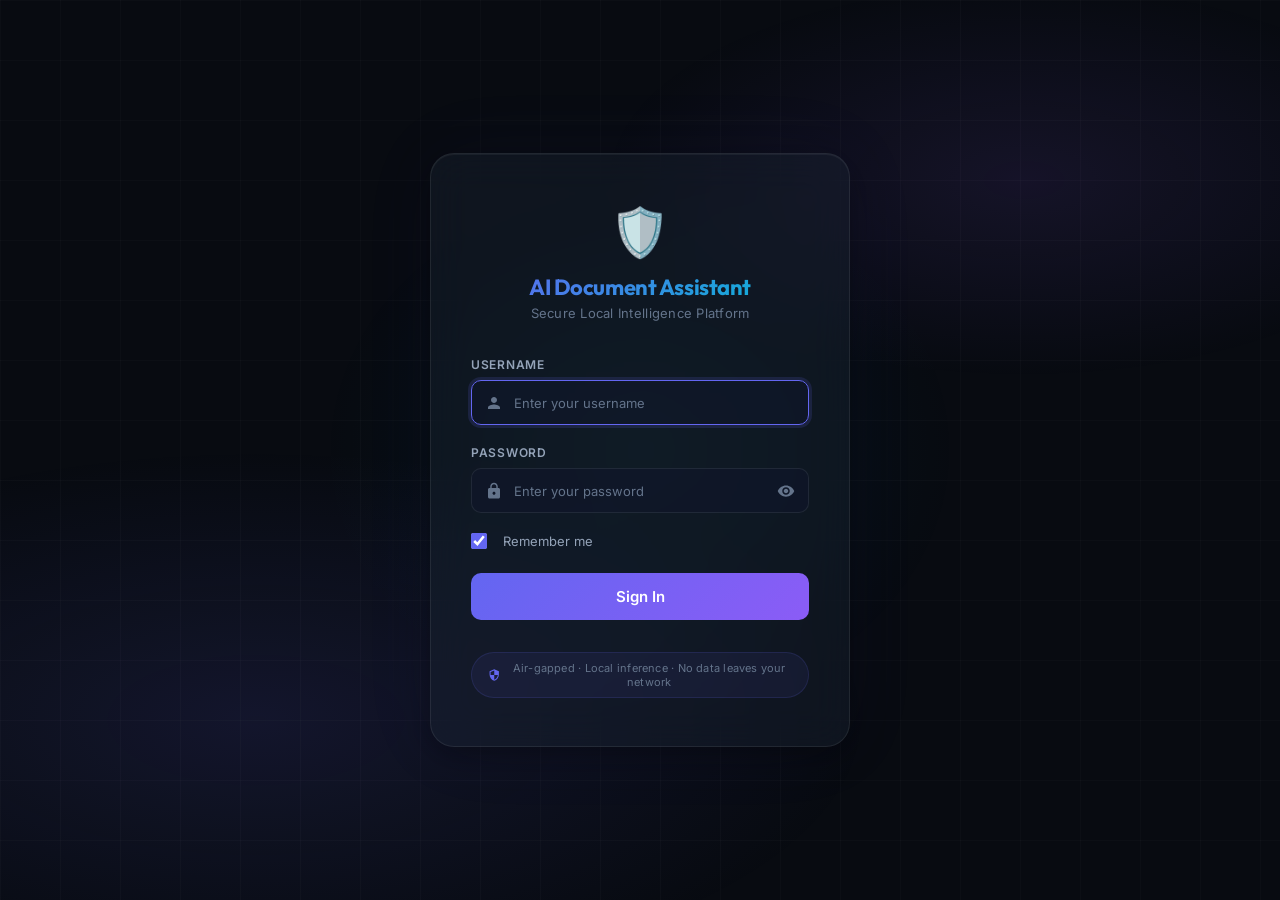
<file: static/login.html>
<!DOCTYPE html>
<html lang="en">

<head>
    <meta charset="UTF-8">
    <meta name="viewport" content="width=device-width, initial-scale=1.0">
    <title>Login — AI Document Assistant</title>
    <meta name="description" content="Secure login for the Air-Gapped Document Intelligence platform.">
    <link rel="preconnect" href="https://fonts.googleapis.com">
    <link rel="preconnect" href="https://fonts.gstatic.com" crossorigin>
    <link
        href="https://fonts.googleapis.com/css2?family=Inter:wght@300;400;500;600;700&family=Outfit:wght@400;500;600;700&display=swap"
        rel="stylesheet">
    <link rel="stylesheet" href="login.css">
</head>

<body>
    <!-- Animated background -->
    <div class="bg-gradient-layer"></div>
    <div class="bg-grid-layer"></div>

    <div class="login-page">
        <div class="login-card">
            <div class="login-brand">
                <div class="brand-shield">🛡️</div>
                <h1>AI Document Assistant</h1>
                <p class="brand-subtitle">Secure Local Intelligence Platform</p>
            </div>

            <form id="loginForm" autocomplete="on">
                <div class="form-group" id="usernameGroup">
                    <label for="loginUsername">Username</label>
                    <div class="input-wrapper">
                        <svg class="input-icon" viewBox="0 0 24 24" width="18" height="18">
                            <path fill="currentColor"
                                d="M12 12c2.21 0 4-1.79 4-4s-1.79-4-4-4-4 1.79-4 4 1.79 4 4 4zm0 2c-2.67 0-8 1.34-8 4v2h16v-2c0-2.66-5.33-4-8-4z" />
                        </svg>
                        <input type="text" id="loginUsername" name="username" placeholder="Enter your username"
                            autocomplete="username" required>
                    </div>
                </div>

                <div class="form-group" id="passwordGroup">
                    <label for="loginPassword">Password</label>
                    <div class="input-wrapper">
                        <svg class="input-icon" viewBox="0 0 24 24" width="18" height="18">
                            <path fill="currentColor"
                                d="M18 8h-1V6c0-2.76-2.24-5-5-5S7 3.24 7 6v2H6c-1.1 0-2 .9-2 2v10c0 1.1.9 2 2 2h12c1.1 0 2-.9 2-2V10c0-1.1-.9-2-2-2zm-6 9c-1.1 0-2-.9-2-2s.9-2 2-2 2 .9 2 2-.9 2-2 2zm3.1-9H8.9V6c0-1.71 1.39-3.1 3.1-3.1 1.71 0 3.1 1.39 3.1 3.1v2z" />
                        </svg>
                        <input type="password" id="loginPassword" name="password" placeholder="Enter your password"
                            autocomplete="current-password" required>
                        <button type="button" class="toggle-password" id="togglePassword" tabindex="-1"
                            aria-label="Toggle password visibility">
                            <svg viewBox="0 0 24 24" width="18" height="18" class="eye-open">
                                <path fill="currentColor"
                                    d="M12 4.5C7 4.5 2.73 7.61 1 12c1.73 4.39 6 7.5 11 7.5s9.27-3.11 11-7.5c-1.73-4.39-6-7.5-11-7.5zM12 17c-2.76 0-5-2.24-5-5s2.24-5 5-5 5 2.24 5 5-2.24 5-5 5zm0-8c-1.66 0-3 1.34-3 3s1.34 3 3 3 3-1.34 3-3-1.34-3-3-3z" />
                            </svg>
                            <svg viewBox="0 0 24 24" width="18" height="18" class="eye-closed" style="display:none;">
                                <path fill="currentColor"
                                    d="M12 7c2.76 0 5 2.24 5 5 0 .65-.13 1.26-.36 1.83l2.92 2.92c1.51-1.26 2.7-2.89 3.43-4.75-1.73-4.39-6-7.5-11-7.5-1.4 0-2.74.25-3.98.7l2.16 2.16C10.74 7.13 11.35 7 12 7zM2 4.27l2.28 2.28.46.46C3.08 8.3 1.78 10.02 1 12c1.73 4.39 6 7.5 11 7.5 1.55 0 3.03-.3 4.38-.84l.42.42L19.73 22 21 20.73 3.27 3 2 4.27zM7.53 9.8l1.55 1.55c-.05.21-.08.43-.08.65 0 1.66 1.34 3 3 3 .22 0 .44-.03.65-.08l1.55 1.55c-.67.33-1.41.53-2.2.53-2.76 0-5-2.24-5-5 0-.79.2-1.53.53-2.2zm4.31-.78l3.15 3.15.02-.16c0-1.66-1.34-3-3-3l-.17.01z" />
                            </svg>
                        </button>
                    </div>
                </div>

                <div class="form-options">
                    <label class="remember-me">
                        <input type="checkbox" id="rememberMe" checked>
                        <span class="checkmark"></span>
                        <span>Remember me</span>
                    </label>
                </div>

                <div class="error-banner" id="loginError" style="display: none;">
                    <svg viewBox="0 0 24 24" width="16" height="16">
                        <path fill="currentColor" d="M12 2C6.48 2 2 6.48 2 12s4.48 10 10 10 10-4.48 10-10S17.52 2 12 2zm-2 15l-5-5 1.41-1.41L10 14.17l7.59-7.59L19 8l-9 9z"/>
                    </svg>
                    <span id="loginErrorText">Invalid credentials</span>
                </div>

                <button type="submit" class="btn-login" id="loginBtn">
                    <span class="btn-text">Sign In</span>
                    <div class="btn-spinner" style="display: none;">
                        <span></span><span></span><span></span>
                    </div>
                </button>
            </form>

            <div class="login-footer">
                <div class="security-badge">
                    <svg viewBox="0 0 24 24" width="14" height="14">
                        <path fill="currentColor"
                            d="M12 1L3 5v6c0 5.55 3.84 10.74 9 12 5.16-1.26 9-6.45 9-12V5l-9-4zm0 10.99h7c-.53 4.12-3.28 7.79-7 8.94V12H5V6.3l7-3.11v8.8z" />
                    </svg>
                    <span>Air-gapped · Local inference · No data leaves your network</span>
                </div>
            </div>
        </div>
    </div>

    <script>
        document.addEventListener('DOMContentLoaded', () => {
            const form = document.getElementById('loginForm');
            const usernameInput = document.getElementById('loginUsername');
            const passwordInput = document.getElementById('loginPassword');
            const rememberMe = document.getElementById('rememberMe');
            const loginBtn = document.getElementById('loginBtn');
            const errorBanner = document.getElementById('loginError');
            const errorText = document.getElementById('loginErrorText');
            const togglePassword = document.getElementById('togglePassword');
            const eyeOpen = togglePassword.querySelector('.eye-open');
            const eyeClosed = togglePassword.querySelector('.eye-closed');

            // Check if already logged in
            const existingToken = localStorage.getItem('rag_token') || sessionStorage.getItem('rag_token');
            if (existingToken) {
                // Verify token is still valid
                fetch('/api/auth/me', {
                    headers: { 'Authorization': `Bearer ${existingToken}` }
                }).then(res => {
                    if (res.ok) window.location.href = '/index.html';
                }).catch(() => { });
            }

            // Toggle password visibility
            togglePassword.addEventListener('click', () => {
                const isPassword = passwordInput.type === 'password';
                passwordInput.type = isPassword ? 'text' : 'password';
                eyeOpen.style.display = isPassword ? 'none' : 'block';
                eyeClosed.style.display = isPassword ? 'block' : 'none';
            });

            // Login form submit
            form.addEventListener('submit', async (e) => {
                e.preventDefault();
                const username = usernameInput.value.trim();
                const password = passwordInput.value;

                if (!username || !password) return;

                // Show loading state
                loginBtn.querySelector('.btn-text').style.display = 'none';
                loginBtn.querySelector('.btn-spinner').style.display = 'flex';
                loginBtn.disabled = true;
                errorBanner.style.display = 'none';
                form.classList.remove('shake');

                try {
                    const res = await fetch('/api/auth/login', {
                        method: 'POST',
                        headers: { 'Content-Type': 'application/json' },
                        body: JSON.stringify({ username, password }),
                    });

                    if (!res.ok) {
                        const err = await res.json().catch(() => ({}));
                        throw new Error(err.detail || 'Login failed');
                    }

                    const data = await res.json();
                    const storage = rememberMe.checked ? localStorage : sessionStorage;
                    storage.setItem('rag_token', data.token);
                    storage.setItem('rag_user', JSON.stringify(data.user));

                    // Success animation before redirect
                    loginBtn.classList.add('success');
                    loginBtn.querySelector('.btn-text').textContent = '✓ Success';
                    loginBtn.querySelector('.btn-text').style.display = 'block';
                    loginBtn.querySelector('.btn-spinner').style.display = 'none';

                    setTimeout(() => {
                        window.location.href = '/index.html';
                    }, 500);

                } catch (err) {
                    errorText.textContent = err.message;
                    errorBanner.style.display = 'flex';
                    form.classList.add('shake');
                    setTimeout(() => form.classList.remove('shake'), 600);

                    loginBtn.querySelector('.btn-text').style.display = 'block';
                    loginBtn.querySelector('.btn-spinner').style.display = 'none';
                    loginBtn.disabled = false;
                    passwordInput.focus();
                    passwordInput.select();
                }
            });

            // Focus username on load
            usernameInput.focus();
        });
    </script>
</body>

</html>
</file>
<file: static/login.css>
/* ==========================================================================
   LOGIN PAGE STYLES
   ========================================================================== */

:root {
    --bg-base: #080b11;
    --bg-card: rgba(30, 41, 59, 0.35);
    --border-color: rgba(255, 255, 255, 0.08);
    --border-hover: rgba(255, 255, 255, 0.16);
    --border-focus: #6366f1;
    --accent-purple: #8b5cf6;
    --accent-indigo: #6366f1;
    --accent-blue: #3b82f6;
    --accent-cyan: #06b6d4;
    --accent-success: #10b981;
    --accent-error: #ef4444;
    --text-primary: #f8fafc;
    --text-secondary: #94a3b8;
    --text-muted: #64748b;
    --glass-blur: blur(20px);
    --glass-shadow: 0 8px 32px 0 rgba(0, 0, 0, 0.4);
    --border-radius-lg: 16px;
    --border-radius-md: 10px;
    --border-radius-sm: 6px;
    --transition-smooth: all 0.25s cubic-bezier(0.4, 0, 0.2, 1);
    --font-heading: 'Outfit', -apple-system, BlinkMacSystemFont, "Segoe UI", Roboto, sans-serif;
    --font-body: 'Inter', -apple-system, BlinkMacSystemFont, "Segoe UI", Roboto, sans-serif;
}

* { margin: 0; padding: 0; box-sizing: border-box; }

body {
    background-color: var(--bg-base);
    color: var(--text-primary);
    font-family: var(--font-body);
    -webkit-font-smoothing: antialiased;
    height: 100vh;
    overflow: hidden;
}

/* ── Animated background ────────────────────────────────────────────── */
.bg-gradient-layer {
    position: fixed;
    inset: 0;
    background:
        radial-gradient(ellipse 80% 50% at 20% 80%, rgba(99, 102, 241, 0.12) 0%, transparent 60%),
        radial-gradient(ellipse 60% 40% at 80% 20%, rgba(139, 92, 246, 0.10) 0%, transparent 55%),
        radial-gradient(ellipse 50% 60% at 50% 50%, rgba(6, 182, 212, 0.06) 0%, transparent 50%);
    animation: gradientShift 12s ease-in-out infinite alternate;
    z-index: 0;
}

@keyframes gradientShift {
    0%   { opacity: 0.7; transform: scale(1) rotate(0deg); }
    50%  { opacity: 1.0; transform: scale(1.05) rotate(1deg); }
    100% { opacity: 0.8; transform: scale(1) rotate(-1deg); }
}

.bg-grid-layer {
    position: fixed;
    inset: 0;
    background-image:
        linear-gradient(rgba(255, 255, 255, 0.02) 1px, transparent 1px),
        linear-gradient(90deg, rgba(255, 255, 255, 0.02) 1px, transparent 1px);
    background-size: 60px 60px;
    z-index: 0;
}

/* ── Login page container ──────────────────────────────────────────── */
.login-page {
    position: relative;
    z-index: 1;
    display: flex;
    align-items: center;
    justify-content: center;
    min-height: 100vh;
    padding: 20px;
}

/* ── Login card ────────────────────────────────────────────────────── */
.login-card {
    background: var(--bg-card);
    backdrop-filter: var(--glass-blur);
    -webkit-backdrop-filter: var(--glass-blur);
    border: 1px solid var(--border-color);
    border-radius: 24px;
    box-shadow:
        var(--glass-shadow),
        0 0 80px rgba(99, 102, 241, 0.06),
        inset 0 1px 0 rgba(255, 255, 255, 0.05);
    padding: 48px 40px;
    width: 100%;
    max-width: 420px;
    animation: cardEntry 0.6s cubic-bezier(0.16, 1, 0.3, 1) both;
}

@keyframes cardEntry {
    from { opacity: 0; transform: translateY(30px) scale(0.96); }
    to   { opacity: 1; transform: translateY(0) scale(1); }
}

/* ── Brand header ──────────────────────────────────────────────────── */
.login-brand {
    text-align: center;
    margin-bottom: 36px;
}

.brand-shield {
    font-size: 48px;
    margin-bottom: 12px;
    animation: shieldPulse 3s ease-in-out infinite;
}

@keyframes shieldPulse {
    0%, 100% { transform: scale(1); filter: drop-shadow(0 0 8px rgba(99, 102, 241, 0.3)); }
    50%      { transform: scale(1.06); filter: drop-shadow(0 0 16px rgba(99, 102, 241, 0.5)); }
}

.login-brand h1 {
    font-family: var(--font-heading);
    font-size: 22px;
    font-weight: 700;
    background: linear-gradient(135deg, var(--accent-indigo), var(--accent-cyan));
    -webkit-background-clip: text;
    -webkit-text-fill-color: transparent;
    background-clip: text;
    letter-spacing: -0.02em;
}

.brand-subtitle {
    color: var(--text-muted);
    font-size: 13px;
    margin-top: 4px;
    letter-spacing: 0.02em;
}

/* ── Form fields ───────────────────────────────────────────────────── */
.form-group {
    margin-bottom: 20px;
}

.form-group label {
    display: block;
    font-size: 12px;
    font-weight: 600;
    color: var(--text-secondary);
    text-transform: uppercase;
    letter-spacing: 0.06em;
    margin-bottom: 8px;
}

.input-wrapper {
    position: relative;
    display: flex;
    align-items: center;
}

.input-icon {
    position: absolute;
    left: 14px;
    color: var(--text-muted);
    pointer-events: none;
    transition: var(--transition-smooth);
}

.input-wrapper input {
    width: 100%;
    padding: 13px 14px 13px 42px;
    background: rgba(15, 23, 42, 0.6);
    border: 1px solid var(--border-color);
    border-radius: var(--border-radius-md);
    color: var(--text-primary);
    font-family: var(--font-body);
    font-size: 14px;
    outline: none;
    transition: var(--transition-smooth);
}

.input-wrapper input:focus {
    border-color: var(--border-focus);
    box-shadow: 0 0 0 3px rgba(99, 102, 241, 0.15);
}

.input-wrapper input:focus ~ .input-icon,
.input-wrapper input:focus + .input-icon {
    color: var(--accent-indigo);
}

.input-wrapper input::placeholder {
    color: var(--text-muted);
    font-size: 13px;
}

/* Password toggle */
.toggle-password {
    position: absolute;
    right: 10px;
    background: none;
    border: none;
    color: var(--text-muted);
    cursor: pointer;
    padding: 4px;
    display: flex;
    align-items: center;
    transition: var(--transition-smooth);
}

.toggle-password:hover {
    color: var(--text-secondary);
}

/* ── Remember me ───────────────────────────────────────────────────── */
.form-options {
    display: flex;
    align-items: center;
    margin-bottom: 24px;
}

.remember-me {
    display: flex;
    align-items: center;
    gap: 8px;
    cursor: pointer;
    font-size: 13px;
    color: var(--text-secondary);
    user-select: none;
}

.remember-me input[type="checkbox"] {
    width: 16px;
    height: 16px;
    accent-color: var(--accent-indigo);
    cursor: pointer;
}

/* ── Error banner ──────────────────────────────────────────────────── */
.error-banner {
    display: flex;
    align-items: center;
    gap: 8px;
    padding: 10px 14px;
    background: rgba(239, 68, 68, 0.12);
    border: 1px solid rgba(239, 68, 68, 0.25);
    border-radius: var(--border-radius-sm);
    color: #fca5a5;
    font-size: 13px;
    margin-bottom: 16px;
    animation: errorSlide 0.3s ease;
}

.error-banner svg {
    flex-shrink: 0;
    color: var(--accent-error);
}

@keyframes errorSlide {
    from { opacity: 0; transform: translateY(-8px); }
    to   { opacity: 1; transform: translateY(0); }
}

/* Shake animation for invalid login */
@keyframes shake {
    0%, 100% { transform: translateX(0); }
    10%, 30%, 50%, 70%, 90% { transform: translateX(-4px); }
    20%, 40%, 60%, 80% { transform: translateX(4px); }
}

form.shake {
    animation: shake 0.5s ease;
}

/* ── Login button ──────────────────────────────────────────────────── */
.btn-login {
    width: 100%;
    padding: 14px;
    background: linear-gradient(135deg, var(--accent-indigo), var(--accent-purple));
    border: none;
    border-radius: var(--border-radius-md);
    color: white;
    font-family: var(--font-body);
    font-size: 15px;
    font-weight: 600;
    cursor: pointer;
    transition: var(--transition-smooth);
    position: relative;
    overflow: hidden;
}

.btn-login::before {
    content: '';
    position: absolute;
    inset: 0;
    background: linear-gradient(135deg, rgba(255,255,255,0.1), transparent);
    opacity: 0;
    transition: var(--transition-smooth);
}

.btn-login:hover:not(:disabled)::before {
    opacity: 1;
}

.btn-login:hover:not(:disabled) {
    transform: translateY(-1px);
    box-shadow: 0 8px 25px rgba(99, 102, 241, 0.35);
}

.btn-login:active:not(:disabled) {
    transform: translateY(0);
}

.btn-login:disabled {
    opacity: 0.6;
    cursor: not-allowed;
}

.btn-login.success {
    background: linear-gradient(135deg, var(--accent-success), #059669);
}

/* Button spinner */
.btn-spinner {
    display: flex;
    justify-content: center;
    align-items: center;
    gap: 4px;
}

.btn-spinner span {
    width: 6px;
    height: 6px;
    border-radius: 50%;
    background: white;
    animation: spinnerBounce 1.2s ease-in-out infinite;
}

.btn-spinner span:nth-child(2) { animation-delay: 0.15s; }
.btn-spinner span:nth-child(3) { animation-delay: 0.3s; }

@keyframes spinnerBounce {
    0%, 80%, 100% { transform: scale(0.6); opacity: 0.4; }
    40% { transform: scale(1); opacity: 1; }
}

/* ── Footer ────────────────────────────────────────────────────────── */
.login-footer {
    margin-top: 32px;
    text-align: center;
}

.security-badge {
    display: inline-flex;
    align-items: center;
    gap: 6px;
    padding: 8px 16px;
    background: rgba(99, 102, 241, 0.08);
    border: 1px solid rgba(99, 102, 241, 0.15);
    border-radius: 100px;
    font-size: 11px;
    color: var(--text-muted);
    letter-spacing: 0.02em;
}

.security-badge svg {
    color: var(--accent-indigo);
}

/* ── Responsive ────────────────────────────────────────────────────── */
@media (max-width: 480px) {
    .login-card {
        padding: 32px 24px;
        border-radius: 20px;
    }

    .login-brand h1 {
        font-size: 19px;
    }

    .brand-shield {
        font-size: 40px;
    }
}
</file>
